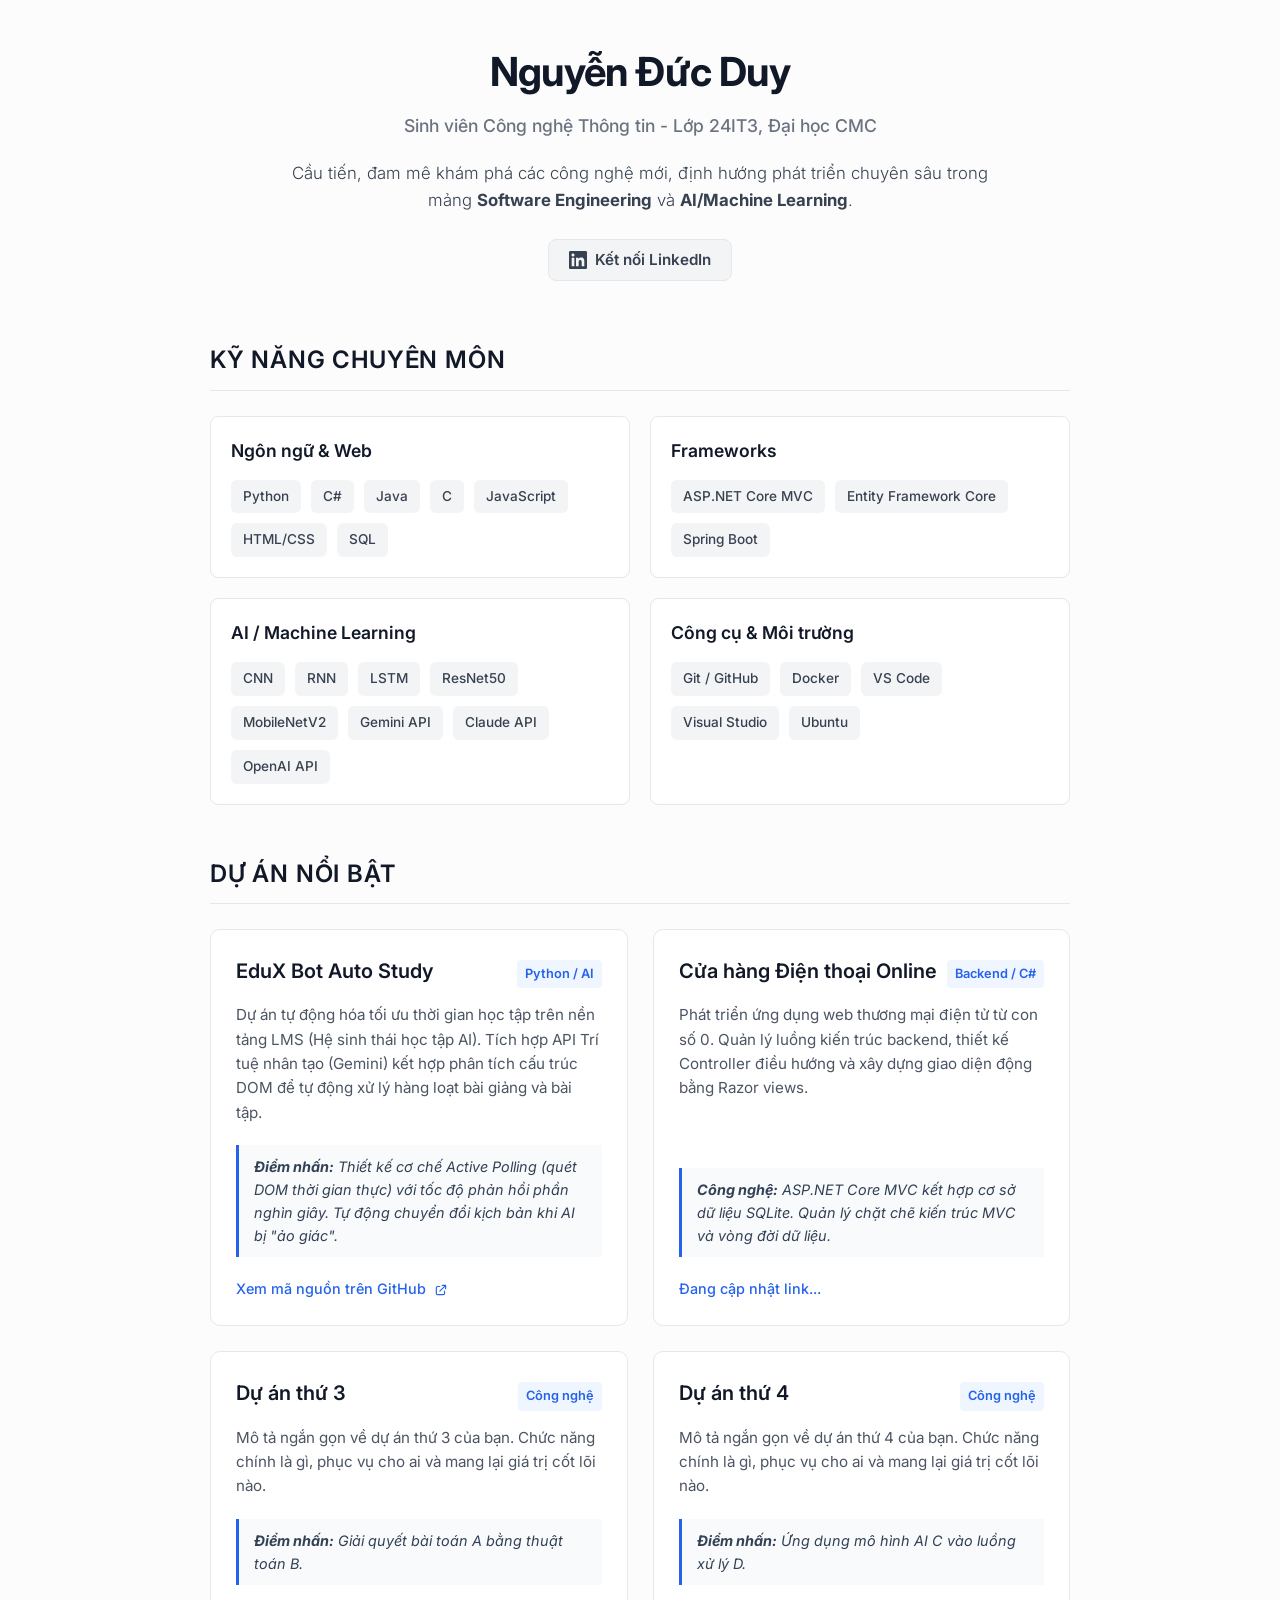
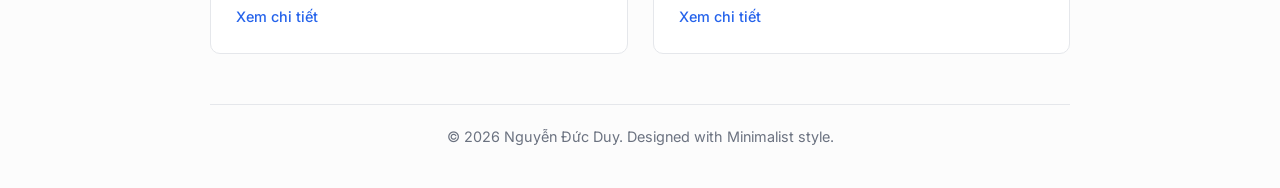
<file: index.html>
<!DOCTYPE html>
<html lang="vi">
<head>
    <meta charset="UTF-8">
    <meta name="viewport" content="width=device-width, initial-scale=1.0">
    <title>Nguyễn Đức Duy - Portfolio</title>
    <!-- Import font Inter hiện đại -->
    <link rel="preconnect" href="https://fonts.googleapis.com">
    <link rel="preconnect" href="https://fonts.gstatic.com" crossorigin>
    <link href="https://fonts.googleapis.com/css2?family=Inter:wght@300;400;500;600;700&display=swap" rel="stylesheet">
    
    <style>
        /* CSS Reset & Biến màu sắc Minimalist */
        :root {
            --bg-color: #fcfcfc;
            --text-main: #111827;
            --text-muted: #6b7280;
            --accent-color: #2563eb;
            --border-color: #e5e7eb;
            --card-bg: #ffffff;
        }

        * {
            margin: 0;
            padding: 0;
            box-sizing: border-box;
            font-family: 'Inter', sans-serif;
        }

        body {
            background-color: var(--bg-color);
            color: var(--text-main);
            line-height: 1.6;
        }

        a {
            text-decoration: none;
            color: var(--accent-color);
            transition: color 0.2s ease;
        }

        a:hover {
            color: #1d4ed8;
            text-decoration: underline;
        }

        .container {
            max-width: 900px;
            margin: 0 auto;
            padding: 40px 20px;
        }

        /* 1. Header / About Me */
        header {
            margin-bottom: 60px;
            text-align: center;
        }

        header h1 {
            font-size: 2.5rem;
            font-weight: 700;
            letter-spacing: -0.05rem;
            margin-bottom: 8px;
        }

        header h2 {
            font-size: 1.1rem;
            font-weight: 500;
            color: var(--text-muted);
            margin-bottom: 20px;
        }

        .objective {
            max-width: 700px;
            margin: 0 auto;
            font-size: 1.05rem;
            font-weight: 300;
            color: #374151;
        }

        .social-links {
            margin-top: 25px;
            display: flex;
            justify-content: center;
        }

        .linkedin-btn {
            display: inline-flex;
            align-items: center;
            background-color: #f3f4f6;
            color: #374151;
            padding: 8px 20px;
            border-radius: 8px;
            font-size: 0.95rem;
            font-weight: 600;
            border: 1px solid var(--border-color);
            transition: all 0.2s ease;
        }

        .linkedin-btn:hover {
            background-color: #0a66c2;
            color: #ffffff;
            text-decoration: none;
            border-color: #0a66c2;
            transform: translateY(-2px);
            box-shadow: 0 4px 12px rgba(10, 102, 194, 0.2);
        }

        .linkedin-btn svg {
            width: 18px;
            height: 18px;
            margin-right: 8px;
            fill: currentColor;
        }

        /* Tiêu đề các mục */
        .section-title {
            font-size: 1.5rem;
            font-weight: 600;
            margin-bottom: 25px;
            padding-bottom: 10px;
            border-bottom: 1px solid var(--border-color);
            text-transform: uppercase;
            letter-spacing: 0.05rem;
        }

        section {
            margin-bottom: 50px;
        }

        /* 2. Kỹ năng chuyên môn (Skills) */
        .skills-grid {
            display: grid;
            grid-template-columns: repeat(auto-fit, minmax(350px, 1fr));
            gap: 20px;
        }

        .skill-category {
            background-color: var(--card-bg);
            border: 1px solid var(--border-color);
            border-radius: 8px;
            padding: 20px;
        }

        .skill-category h3 {
            font-size: 1.1rem;
            font-weight: 600;
            margin-bottom: 15px;
            color: var(--text-main);
        }

        .skill-tags {
            display: flex;
            flex-wrap: wrap;
            gap: 10px;
        }

        .tag {
            background-color: #f3f4f6;
            color: #374151;
            padding: 6px 12px;
            border-radius: 6px;
            font-size: 0.85rem;
            font-weight: 500;
        }

        /* 3. Dự án nổi bật (Projects) */
        .projects-grid {
            display: grid;
            grid-template-columns: repeat(auto-fit, minmax(350px, 1fr));
            gap: 25px;
        }

        .project-card {
            background-color: var(--card-bg);
            border: 1px solid var(--border-color);
            border-radius: 10px;
            padding: 25px;
            transition: transform 0.2s ease, box-shadow 0.2s ease;
            display: flex;
            flex-direction: column;
        }

        .project-card:hover {
            transform: translateY(-5px);
            box-shadow: 0 10px 25px -5px rgba(0, 0, 0, 0.05), 0 8px 10px -6px rgba(0, 0, 0, 0.01);
        }

        .project-header {
            display: flex;
            justify-content: space-between;
            align-items: baseline;
            margin-bottom: 15px;
        }

        .project-title {
            font-size: 1.25rem;
            font-weight: 600;
        }

        .project-tech {
            font-size: 0.8rem;
            color: var(--accent-color);
            font-weight: 600;
            background-color: #eff6ff;
            padding: 4px 8px;
            border-radius: 4px;
        }

        .project-desc {
            font-size: 0.95rem;
            color: #4b5563;
            margin-bottom: 20px;
            flex-grow: 1;
        }

        .project-highlight {
            font-size: 0.9rem;
            background-color: #f8fafc;
            border-left: 3px solid var(--accent-color);
            padding: 10px 15px;
            margin-bottom: 20px;
            color: #334155;
            font-style: italic;
        }

        .project-link {
            font-size: 0.9rem;
            font-weight: 500;
        }

        .project-link svg {
            width: 14px;
            height: 14px;
            vertical-align: middle;
            margin-left: 4px;
        }

        /* Footer */
        footer {
            text-align: center;
            padding-top: 20px;
            border-top: 1px solid var(--border-color);
            color: var(--text-muted);
            font-size: 0.9rem;
        }

        /* Responsive cho Mobile */
        @media (max-width: 600px) {
            .skills-grid, .projects-grid {
                grid-template-columns: 1fr;
            }
            header h1 {
                font-size: 2rem;
            }
        }
    </style>
</head>
<body>

    <div class="container">
        
        <!-- 1. Header / Giới thiệu -->
        <header>
            <h1>Nguyễn Đức Duy</h1>
            <h2>Sinh viên Công nghệ Thông tin - Lớp 24IT3, Đại học CMC</h2>
            <p class="objective">
                Cầu tiến, đam mê khám phá các công nghệ mới, định hướng phát triển chuyên sâu trong mảng 
                <strong>Software Engineering</strong> và <strong>AI/Machine Learning</strong>.
            </p>
            <div class="social-links">
                <a href="https://www.linkedin.com/in/đức-duy-nguyễn-6b2b16357/" target="_blank" class="linkedin-btn">
                    <svg viewBox="0 0 24 24">
                        <path d="M20.447 20.452h-3.554v-5.569c0-1.328-.027-3.037-1.852-3.037-1.853 0-2.136 1.445-2.136 2.939v5.667H9.351V9h3.414v1.561h.046c.477-.9 1.637-1.85 3.37-1.85 3.601 0 4.267 2.37 4.267 5.455v6.286zM5.337 7.433c-1.144 0-2.063-.926-2.063-2.065 0-1.138.92-2.063 2.063-2.063 1.14 0 2.064.925 2.064 2.063 0 1.139-.925 2.065-2.064 2.065zm1.782 13.019H3.555V9h3.564v11.452zM22.225 0H1.771C.792 0 0 .774 0 1.729v20.542C0 23.227.792 24 1.771 24h20.451C23.2 24 24 23.227 24 22.271V1.729C24 .774 23.2 0 22.222 0h.003z"/>
                    </svg>
                    Kết nối LinkedIn
                </a>
            </div>
        </header>

        <!-- 2. Kỹ năng chuyên môn -->
        <section>
            <h2 class="section-title">Kỹ năng chuyên môn</h2>
            <div class="skills-grid">
                
                <div class="skill-category">
                    <h3>Ngôn ngữ & Web</h3>
                    <div class="skill-tags">
                        <span class="tag">Python</span>
                        <span class="tag">C#</span>
                        <span class="tag">Java</span>
                        <span class="tag">C</span>
                        <span class="tag">JavaScript</span>
                        <span class="tag">HTML/CSS</span>
                        <span class="tag">SQL</span>
                    </div>
                </div>

                <div class="skill-category">
                    <h3>Frameworks</h3>
                    <div class="skill-tags">
                        <span class="tag">ASP.NET Core MVC</span>
                        <span class="tag">Entity Framework Core</span>
                        <span class="tag">Spring Boot</span>
                    </div>
                </div>

                <div class="skill-category">
                    <h3>AI / Machine Learning</h3>
                    <div class="skill-tags">
                        <span class="tag">CNN</span>
                        <span class="tag">RNN</span>
                        <span class="tag">LSTM</span>
                        <span class="tag">ResNet50</span>
                        <span class="tag">MobileNetV2</span>
                        <span class="tag">Gemini API</span>
                        <span class="tag">Claude API</span>
                        <span class="tag">OpenAI API</span>
                    </div>
                </div>

                <div class="skill-category">
                    <h3>Công cụ & Môi trường</h3>
                    <div class="skill-tags">
                        <span class="tag">Git / GitHub</span>
                        <span class="tag">Docker</span>
                        <span class="tag">VS Code</span>
                        <span class="tag">Visual Studio</span>
                        <span class="tag">Ubuntu</span>
                    </div>
                </div>

            </div>
        </section>

        <!-- 3. Dự án nổi bật -->
        <section>
            <h2 class="section-title">Dự án nổi bật</h2>
            <div class="projects-grid">

                <!-- Dự án 1 -->
                <div class="project-card">
                    <div class="project-header">
                        <h3 class="project-title">EduX Bot Auto Study</h3>
                        <span class="project-tech">Python / AI</span>
                    </div>
                    <p class="project-desc">
                        Dự án tự động hóa tối ưu thời gian học tập trên nền tảng LMS (Hệ sinh thái học tập AI). Tích hợp API Trí tuệ nhân tạo (Gemini) kết hợp phân tích cấu trúc DOM để tự động xử lý hàng loạt bài giảng và bài tập.
                    </p>
                    <div class="project-highlight">
                        <strong>Điểm nhấn:</strong> Thiết kế cơ chế Active Polling (quét DOM thời gian thực) với tốc độ phản hồi phần nghìn giây. Tự động chuyển đổi kịch bản khi AI bị "ảo giác".
                    </div>
                    <a href="https://github.com/duynguyen1012/bot_hoc_tap" target="_blank" class="project-link">
                        Xem mã nguồn trên GitHub
                        <svg fill="none" stroke="currentColor" viewBox="0 0 24 24"><path stroke-linecap="round" stroke-linejoin="round" stroke-width="2" d="M10 6H6a2 2 0 00-2 2v10a2 2 0 002 2h10a2 2 0 002-2v-4M14 4h6m0 0v6m0-6L10 14"></path></svg>
                    </a>
                </div>

                <!-- Dự án 2 -->
                <div class="project-card">
                    <div class="project-header">
                        <h3 class="project-title">Cửa hàng Điện thoại Online</h3>
                        <span class="project-tech">Backend / C#</span>
                    </div>
                    <p class="project-desc">
                        Phát triển ứng dụng web thương mại điện tử từ con số 0. Quản lý luồng kiến trúc backend, thiết kế Controller điều hướng và xây dựng giao diện động bằng Razor views.
                    </p>
                    <div class="project-highlight">
                        <strong>Công nghệ:</strong> ASP.NET Core MVC kết hợp cơ sở dữ liệu SQLite. Quản lý chặt chẽ kiến trúc MVC và vòng đời dữ liệu.
                    </div>
                    <a href="#" class="project-link">
                        Đang cập nhật link...
                    </a>
                </div>

                <!-- Dự án 3 (Giữ chỗ) -->
                <div class="project-card">
                    <div class="project-header">
                        <h3 class="project-title">Dự án thứ 3</h3>
                        <span class="project-tech">Công nghệ</span>
                    </div>
                    <p class="project-desc">
                        Mô tả ngắn gọn về dự án thứ 3 của bạn. Chức năng chính là gì, phục vụ cho ai và mang lại giá trị cốt lõi nào.
                    </p>
                    <div class="project-highlight">
                        <strong>Điểm nhấn:</strong> Giải quyết bài toán A bằng thuật toán B.
                    </div>
                    <a href="#" class="project-link">
                        Xem chi tiết
                    </a>
                </div>

                <!-- Dự án 4 (Giữ chỗ) -->
                <div class="project-card">
                    <div class="project-header">
                        <h3 class="project-title">Dự án thứ 4</h3>
                        <span class="project-tech">Công nghệ</span>
                    </div>
                    <p class="project-desc">
                        Mô tả ngắn gọn về dự án thứ 4 của bạn. Chức năng chính là gì, phục vụ cho ai và mang lại giá trị cốt lõi nào.
                    </p>
                    <div class="project-highlight">
                        <strong>Điểm nhấn:</strong> Ứng dụng mô hình AI C vào luồng xử lý D.
                    </div>
                    <a href="#" class="project-link">
                        Xem chi tiết
                    </a>
                </div>

            </div>
        </section>

        <footer>
            <p>&copy; 2026 Nguyễn Đức Duy. Designed with Minimalist style.</p>
        </footer>

    </div>
</body>
</html>
</file>
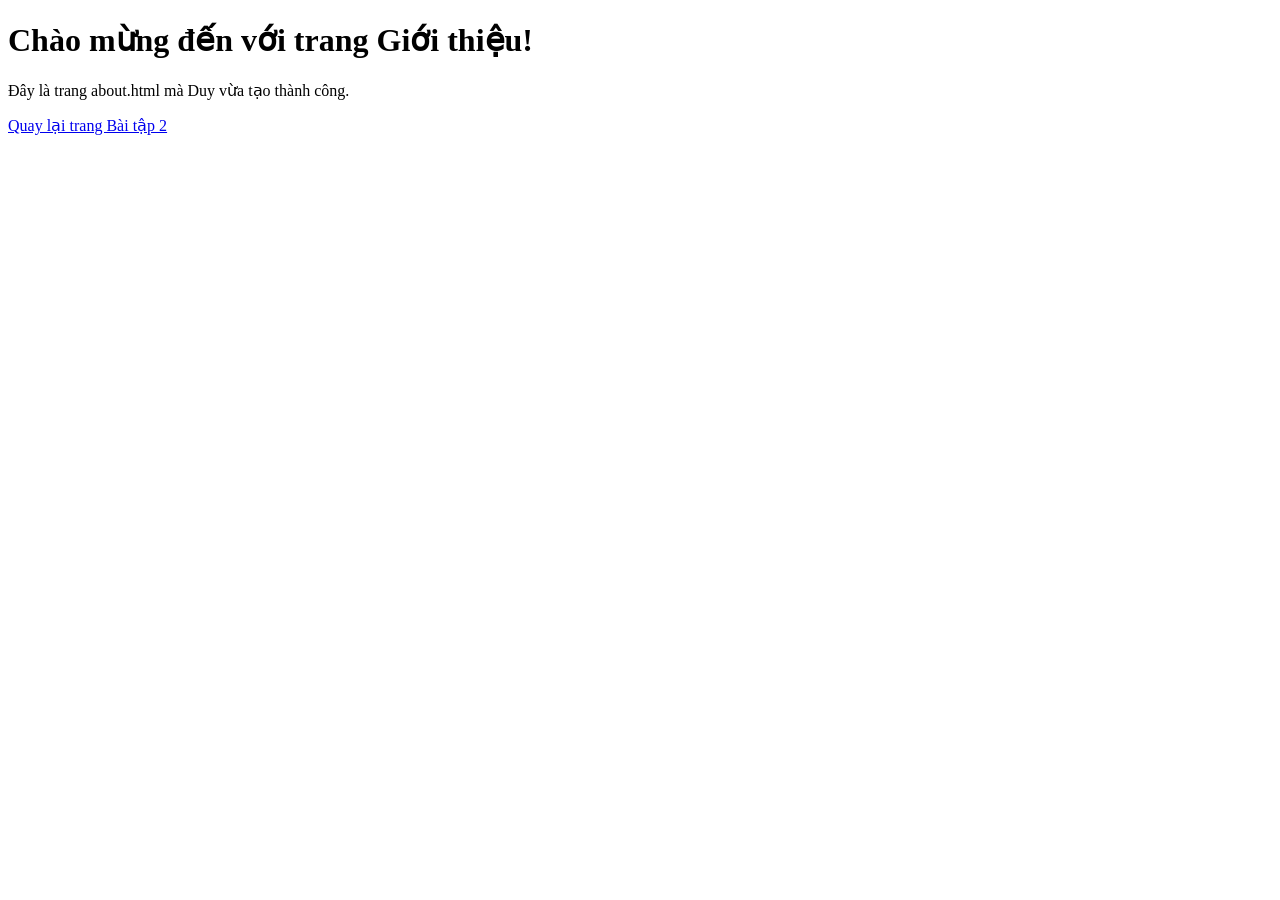
<file: about.html>
﻿<!DOCTYPE html>
<html lang="vi">
<head>
    <meta charset="UTF-8">
    <title>Trang Giới Thiệu</title>
</head>
<body>
    <h1>Chào mừng đến với trang Giới thiệu!</h1>
    <p>Đây là trang about.html mà Duy vừa tạo thành công.</p>
    
    <a href="bai1 lesson 2 lien ket co ban.html">Quay lại trang Bài tập 2</a>
</body>
</html>
</file>
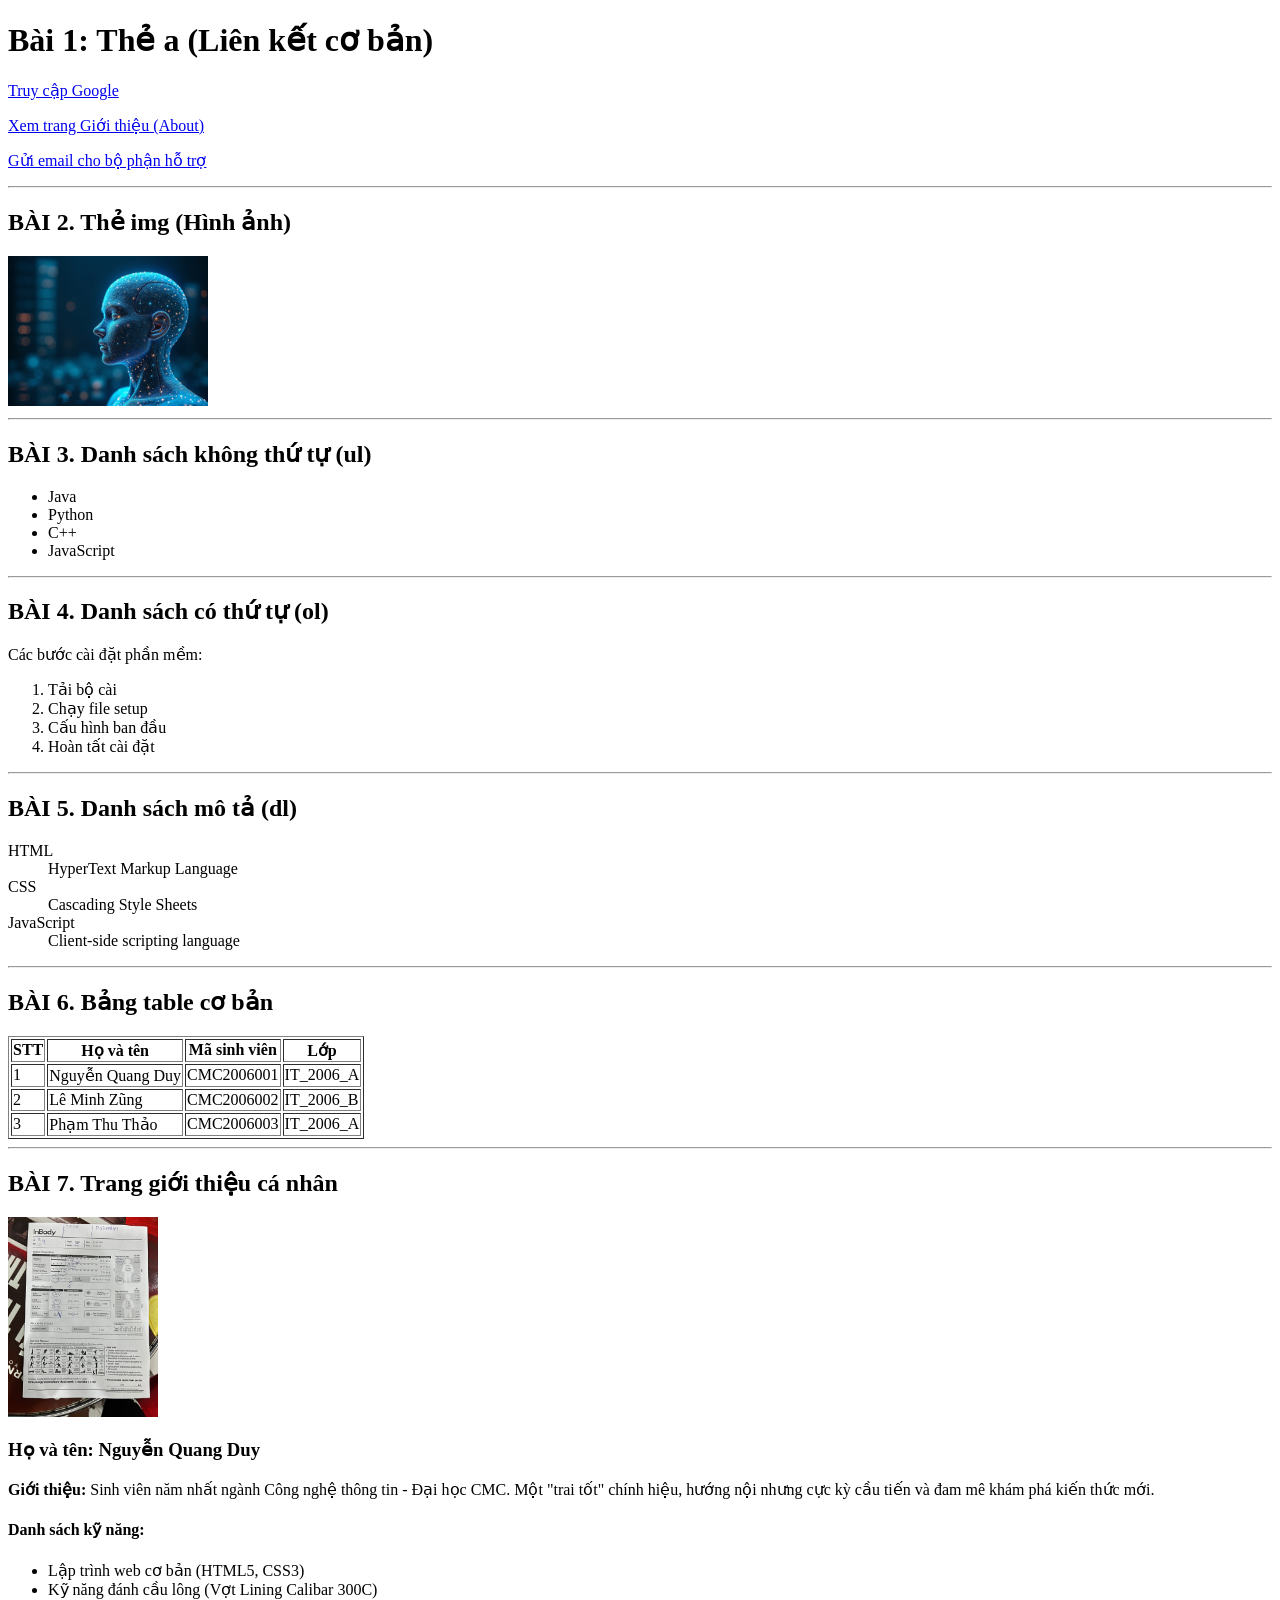
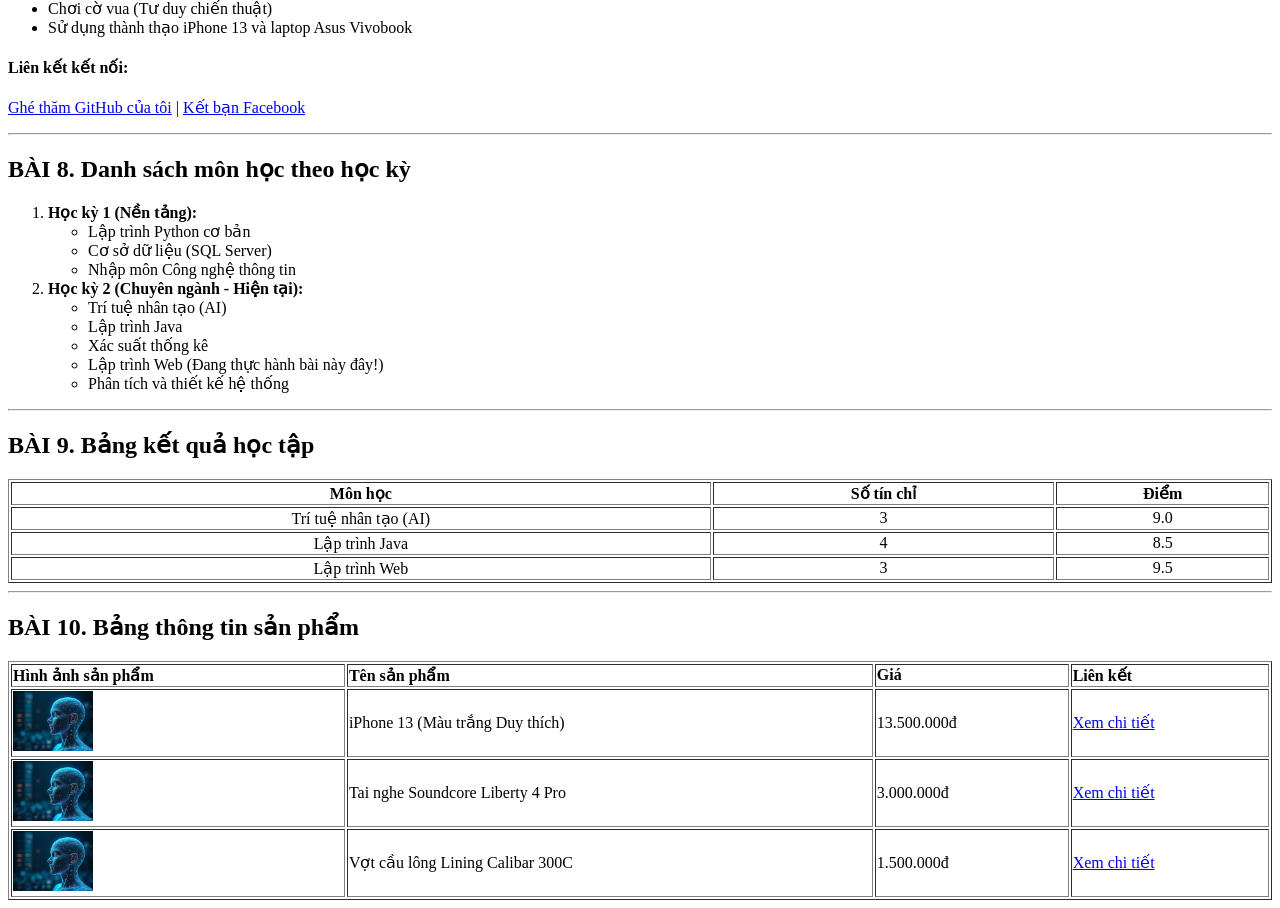
<file: bai1 lesson 2 lien ket co ban.html>
﻿<!DOCTYPE html>
<html lang="vi">
<head>
    <meta charset="UTF-8">
    <title>Bài Tập 1 - Thẻ Liên Kết</title>
</head>
<body>

    <h1>Bài 1: Thẻ a (Liên kết cơ bản)</h1>

    <p>
        <a href="https://www.google.com" target="_blank">Truy cập Google</a> 
    </p>

    <p>
        <a href="about.html">Xem trang Giới thiệu (About)</a> 
    </p>

    <p>
        <a href="mailto:support@company.com">Gửi email cho bộ phận hỗ trợ</a> 
    </p>

</body>
</html>
<hr> <h2>BÀI 2. Thẻ img (Hình ảnh)</h2>

    <img src="img/o5ewkorocffqgwayjsuf.png" width="200" alt="Logo chính thức của công ty">

<hr>
<h2>BÀI 3. Danh sách không thứ tự (ul)</h2>
<ul>
    <li>Java</li> 
    <li>Python</li> 
    <li>C++</li> 
    <li>JavaScript</li> 
</ul>
<hr>
    <h2>BÀI 4. Danh sách có thứ tự (ol)</h2>
    <p>Các bước cài đặt phần mềm:</p>
    <ol>
        <li>Tải bộ cài</li>
        <li>Chạy file setup</li>
        <li>Cấu hình ban đầu</li>
        <li>Hoàn tất cài đặt</li>
    </ol>
<hr>
    <h2>BÀI 5. Danh sách mô tả (dl)</h2>
    <dl>
        <dt>HTML</dt>
        <dd>HyperText Markup Language</dd> 

        <dt>CSS</dt>
        <dd>Cascading Style Sheets</dd> 

        <dt>JavaScript</dt>
        <dd>Client-side scripting language</dd> 
    </dl>
<hr>
<h2>BÀI 6. Bảng table cơ bản</h2>

<table border="1"> 
    <tr>
        <th>STT</th> <th>Họ và tên</th> <th>Mã sinh viên</th> <th>Lớp</th> </tr>

    <tr>
        <td>1</td>
        <td>Nguyễn Quang Duy</td>
        <td>CMC2006001</td>
        <td>IT_2006_A</td>
    </tr>

    <tr>
        <td>2</td>
        <td>Lê Minh Zũng</td>
        <td>CMC2006002</td>
        <td>IT_2006_B</td>
    </tr>

    <tr>
        <td>3</td>
        <td>Phạm Thu Thảo</td>
        <td>CMC2006003</td>
        <td>IT_2006_A</td>
    </tr>
</table>
<hr>
    <h2>BÀI 7. Trang giới thiệu cá nhân</h2>

    <img src="img/z7119414977284_19fd8524f36b1d1c7b3e4b8c35ffe219.jpg" width="150" alt="Ảnh đại diện của Duy">

    <h3>Họ và tên: Nguyễn Quang Duy</h3>
    <p><strong>Giới thiệu:</strong> Sinh viên năm nhất ngành Công nghệ thông tin - Đại học CMC. Một "trai tốt" chính hiệu, hướng nội nhưng cực kỳ cầu tiến và đam mê khám phá kiến thức mới.</p>

    <h4>Danh sách kỹ năng:</h4>
    <ul>
        <li>Lập trình web cơ bản (HTML5, CSS3)</li>
        <li>Kỹ năng đánh cầu lông (Vợt Lining Calibar 300C)</li>
        <li>Chơi cờ vua (Tư duy chiến thuật)</li>
        <li>Sử dụng thành thạo iPhone 13 và laptop Asus Vivobook</li>
    </ul>

    <h4>Liên kết kết nối:</h4>
    <p>
        <a href="https://github.com/duy-cmc" target="_blank">Ghé thăm GitHub của tôi</a> | 
        <a href="https://facebook.com/duy.nguyen" target="_blank">Kết bạn Facebook</a>
    </p>
<hr>
    <h2>BÀI 8. Danh sách môn học theo học kỳ</h2>

    <ol>
        <li>
            <strong>Học kỳ 1 (Nền tảng):</strong>
            <ul>
                <li>Lập trình Python cơ bản</li>
                <li>Cơ sở dữ liệu (SQL Server)</li>
                <li>Nhập môn Công nghệ thông tin</li>
            </ul>
        </li>

        <li>
            <strong>Học kỳ 2 (Chuyên ngành - Hiện tại):</strong>
            <ul>
                <li>Trí tuệ nhân tạo (AI)</li>
                <li>Lập trình Java</li>
                <li>Xác suất thống kê</li>
                <li>Lập trình Web (Đang thực hành bài này đây!)</li>
                <li>Phân tích và thiết kế hệ thống</li>
            </ul>
        </li>
    </ol>
<hr>
    <h2>BÀI 9. Bảng kết quả học tập</h2>
    <table border="1" style="width: 100%; text-align: center;">
        <tr>
            <th>Môn học</th> <th>Số tín chỉ</th> <th>Điểm</th> </tr>
        <tr>
            <td>Trí tuệ nhân tạo (AI)</td>
            <td>3</td>
            <td>9.0</td>
        </tr>
        <tr>
            <td>Lập trình Java</td>
            <td>4</td>
            <td>8.5</td>
        </tr>
        <tr>
            <td>Lập trình Web</td>
            <td>3</td>
            <td>9.5</td> </tr>
    </table>
<hr>
    <h2>BÀI 10. Bảng thông tin sản phẩm</h2>
    <table border="1" style="width: 100%; text-align: left;">
        <tr>
            <th>Hình ảnh sản phẩm</th> <th>Tên sản phẩm</th> <th>Giá</th> <th>Liên kết</th> </tr>
        <tr>
            <td><img src="img/o5ewkorocffqgwayjsuf.png" width="80" alt="iPhone 13"></td>
            <td>iPhone 13 (Màu trắng Duy thích)</td>
            <td>13.500.000đ</td>
            <td><a href="#">Xem chi tiết</a></td>
        </tr>
        <tr>
            <td><img src="img/o5ewkorocffqgwayjsuf.png" width="80" alt="Liberty 4 Pro"></td>
            <td>Tai nghe Soundcore Liberty 4 Pro</td>
            <td>3.000.000đ</td>
            <td><a href="#">Xem chi tiết</a></td>
        </tr>
        <tr>
            <td><img src="img/o5ewkorocffqgwayjsuf.png" width="80" alt="Lining Calibar 300C"></td>
            <td>Vợt cầu lông Lining Calibar 300C</td>
            <td>1.500.000đ</td>
            <td><a href="#">Xem chi tiết</a></td>
        </tr>
    </table>
</file>
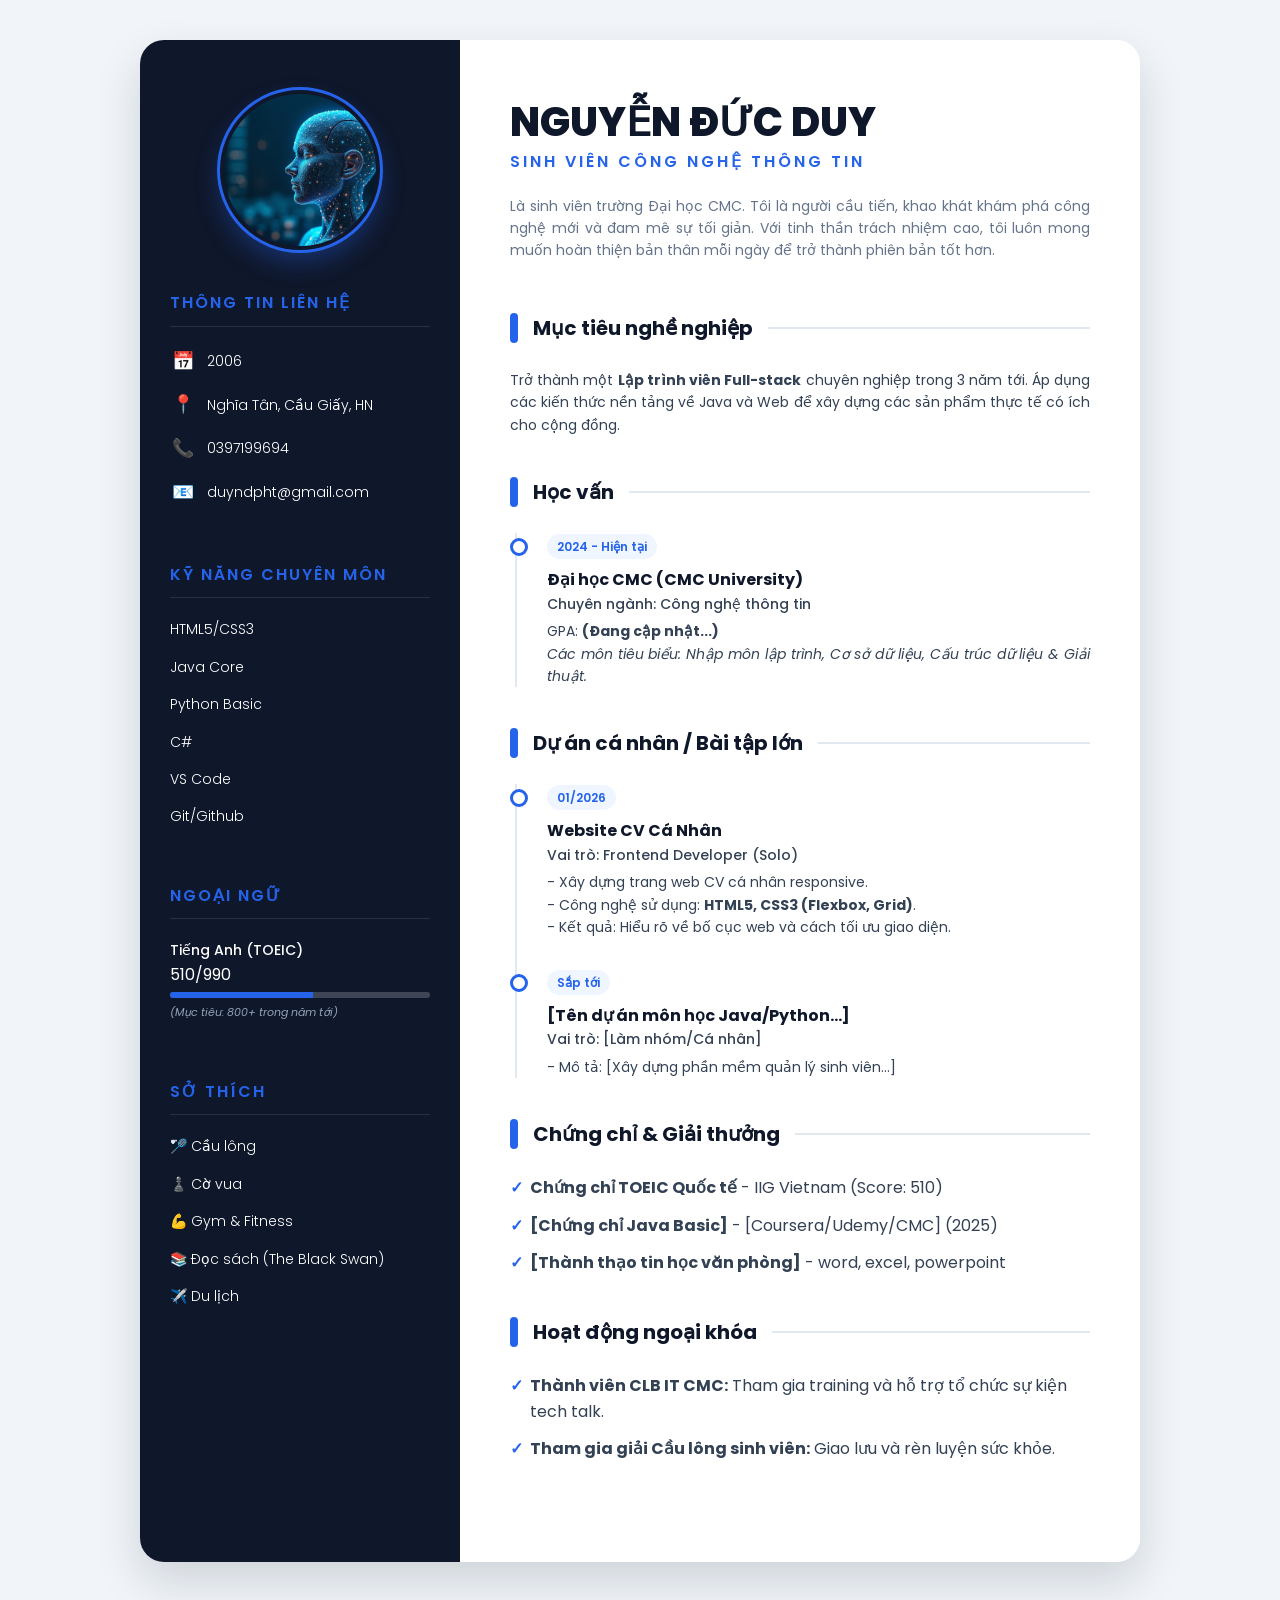
<file: cv.html>
﻿<!DOCTYPE html>
<html lang="vi">
<head>
    <meta charset="UTF-8">
    <meta name="viewport" content="width=device-width, initial-scale=1.0">
    <title>CV Nguyễn Đức Duy - IT Student</title>
    <link rel="stylesheet" href="./custom/cv-duy.css">
    <link href="https://fonts.googleapis.com/css2?family=Poppins:wght@300;400;500;600;700&display=swap" rel="stylesheet">
</head>
<body>

    <div class="cv-container">
        <aside class="sidebar">
            <div class="avatar-box"></div>
            
            <div class="sidebar-section contact-info">
                <h3 class="section-title">Thông tin liên hệ</h3>
                <ul>
                    <li><span class="icon">📅</span> 2006</li>
                    <li><span class="icon">📍</span> Nghĩa Tân, Cầu Giấy, HN</li>
                    <li><span class="icon">📞</span> 0397199694</li>
                    <li><span class="icon">📧</span> duyndpht@gmail.com</li>
                    </ul>
            </div>

            <div class="sidebar-section skills">
                <h3 class="section-title">Kỹ năng chuyên môn</h3>
                <ul>
                    <li>HTML5/CSS3</li>
                    <li>Java Core</li>
                    <li>Python Basic</li>
                    <li>C#</li>
                    <li>VS Code</li>
                    <li>Git/Github</li>
                </ul>
            </div>

            <div class="sidebar-section languages">
                <h3 class="section-title">Ngoại ngữ</h3>
                <div class="lang-item">
                    <span class="lang-name">Tiếng Anh (TOEIC)</span>
                    <span class="lang-score">510/990</span>
                    <div class="progress-bar"><div class="progress" style="width: 55%"></div></div>
                    <small>(Mục tiêu: 800+ trong năm tới)</small>
                </div>
            </div>

            <div class="sidebar-section hobbies">
                <h3 class="section-title">Sở thích</h3>
                <ul>
                    <li>🏸 Cầu lông</li>
                    <li>♟️ Cờ vua</li>
                    <li>💪 Gym & Fitness</li>
                    <li>📚 Đọc sách (The Black Swan)</li>
                    <li>✈️ Du lịch</li>
                </ul>
            </div>
        </aside>

        <main class="main-content">
            <header class="header">
                <h1 class="name">NGUYỄN ĐỨC DUY</h1>
                <h2 class="job-title">SINH VIÊN CÔNG NGHỆ THÔNG TIN</h2>
                <p class="summary">
                    Là sinh viên trường Đại học CMC. Tôi là người cầu tiến, khao khát khám phá công nghệ mới và đam mê sự tối giản. 
                    Với tinh thần trách nhiệm cao, tôi luôn mong muốn hoàn thiện bản thân mỗi ngày để trở thành phiên bản tốt hơn.
                </p>
            </header>

            <section class="content-section">
                <h3 class="main-title">Mục tiêu nghề nghiệp</h3>
                <p>
                    Trở thành một <strong>Lập trình viên Full-stack</strong> chuyên nghiệp trong 3 năm tới. 
                    Áp dụng các kiến thức nền tảng về Java và Web để xây dựng các sản phẩm thực tế có ích cho cộng đồng.
                </p>
            </section>

            <section class="content-section">
                <h3 class="main-title">Học vấn</h3>
                <div class="timeline">
                    <div class="timeline-item">
                        <span class="time">2024 - Hiện tại</span>
                        <div class="timeline-content">
                            <h4>Đại học CMC (CMC University)</h4>
                            <p class="sub-title">Chuyên ngành: Công nghệ thông tin</p>
                            <p>GPA: <strong>(Đang cập nhật...)</strong></p>
                            <p><i>Các môn tiêu biểu: Nhập môn lập trình, Cơ sở dữ liệu, Cấu trúc dữ liệu & Giải thuật.</i></p>
                        </div>
                    </div>
                </div>
            </section>

            <section class="content-section">
                <h3 class="main-title">Dự án cá nhân / Bài tập lớn</h3>
                <div class="timeline">
                    <div class="timeline-item">
                        <span class="time">01/2026</span>
                        <div class="timeline-content">
                            <h4>Website CV Cá Nhân</h4>
                            <p class="sub-title">Vai trò: Frontend Developer (Solo)</p>
                            <p>- Xây dựng trang web CV cá nhân responsive.</p>
                            <p>- Công nghệ sử dụng: <strong>HTML5, CSS3 (Flexbox, Grid)</strong>.</p>
                            <p>- Kết quả: Hiểu rõ về bố cục web và cách tối ưu giao diện.</p>
                        </div>
                    </div>
                    
                    <div class="timeline-item">
                        <span class="time">Sắp tới</span>
                        <div class="timeline-content">
                            <h4>[Tên dự án môn học Java/Python...]</h4>
                            <p class="sub-title">Vai trò: [Làm nhóm/Cá nhân]</p>
                            <p>- Mô tả: [Xây dựng phần mềm quản lý sinh viên...]</p>
                        </div>
                    </div>
                </div>
            </section>

            <section class="content-section">
                <h3 class="main-title">Chứng chỉ & Giải thưởng</h3>
                <ul class="certificate-list">
                    <li>
                        <strong>Chứng chỉ TOEIC Quốc tế</strong> - IIG Vietnam (Score: 510)
                    </li>
                    <li>
                        <strong>[Chứng chỉ Java Basic]</strong> - [Coursera/Udemy/CMC] (2025)
                    </li>
                    <li>
                        <strong>[Thành thạo tin học văn phòng]</strong> - word, excel, powerpoint
                    </li>
                </ul>
            </section>

            <section class="content-section">
                <h3 class="main-title">Hoạt động ngoại khóa</h3>
                <ul class="activity-list">
                    <li>
                        <strong>Thành viên CLB IT CMC:</strong> Tham gia training và hỗ trợ tổ chức sự kiện tech talk.
                    </li>
                    <li>
                        <strong>Tham gia giải Cầu lông sinh viên:</strong> Giao lưu và rèn luyện sức khỏe.
                    </li>
                </ul>
            </section>

        </main>
    </div>

</body>
</html>
</file>
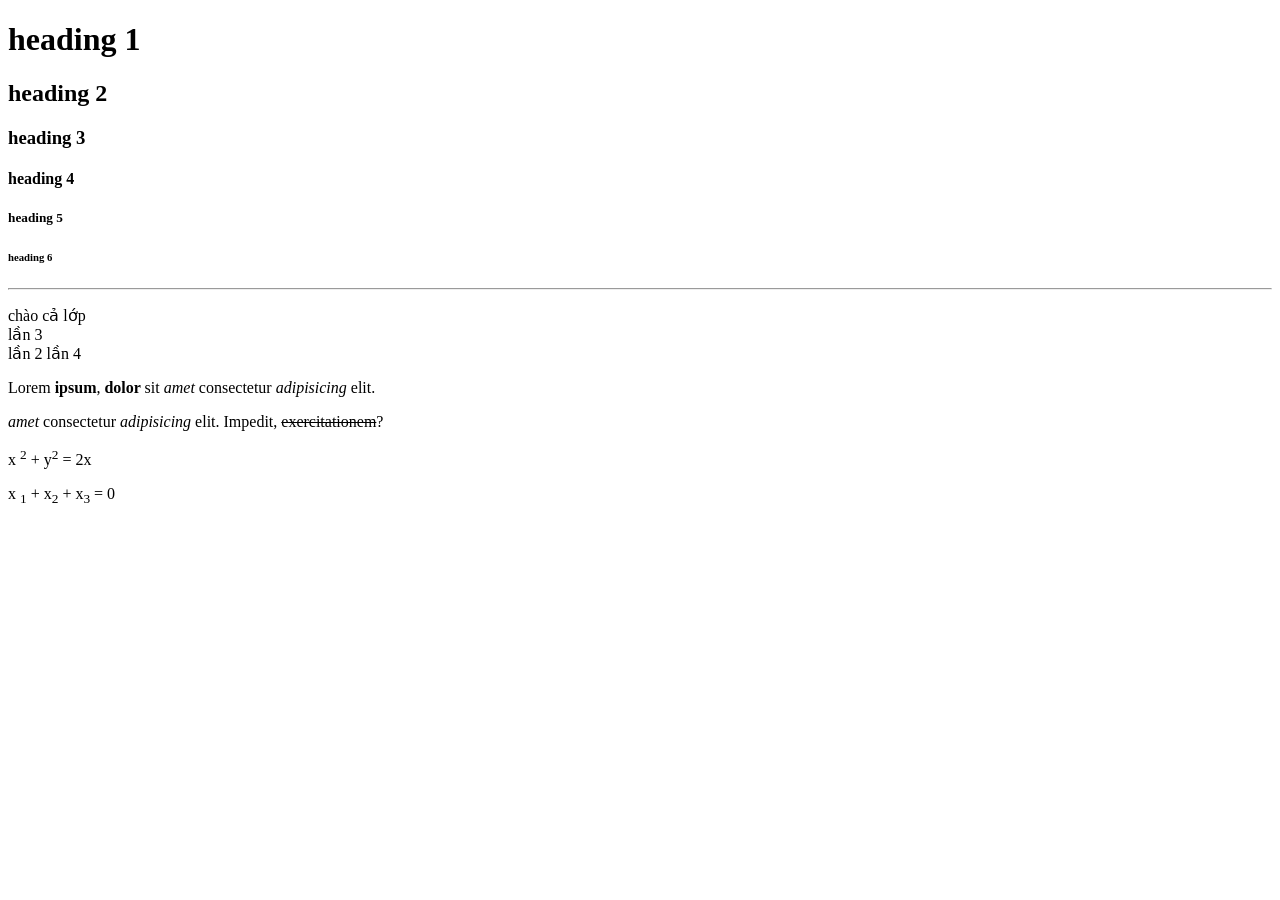
<file: lesson1.html>
﻿<!DOCTYPE html>
<html lang="en">
<head>
    <meta charset="UTF-8" />
    <meta name="viewport" content="width=device-width, initial-scale=1.0" />
    <title>lesson 1</title>
</head>
<body>
    <h1>heading 1</h1>
    <h2>heading 2</h2>
    <h3>heading 3</h3>
    <h4>heading 4</h4>
    <h5>heading 5</h5>
    <h6>heading 6</h6>

    <hr/>

    <p>
        chào cả lớp <br/>
        lần 3 <br/>
        lần 2
        lần 4
    </p>

    <p>
        Lorem <b> ipsum</b>, <strong> dolor </strong> sit<i> amet </i> consectetur<em> adipisicing</em> elit. 
    </p>

    <p>
        <i>amet</i> consectetur 
        <em>adipisicing</em> elit. 
        Impedit, <del>exercitationem</del>?
    </p>

    <p>x <sup>2</sup> + y<sup>2</sup> = 2x</p>

    <p>x <sub>1</sub> + x<sub>2</sub> + x<sub>3</sub> = 0</p>

</body>
</html>
</file>
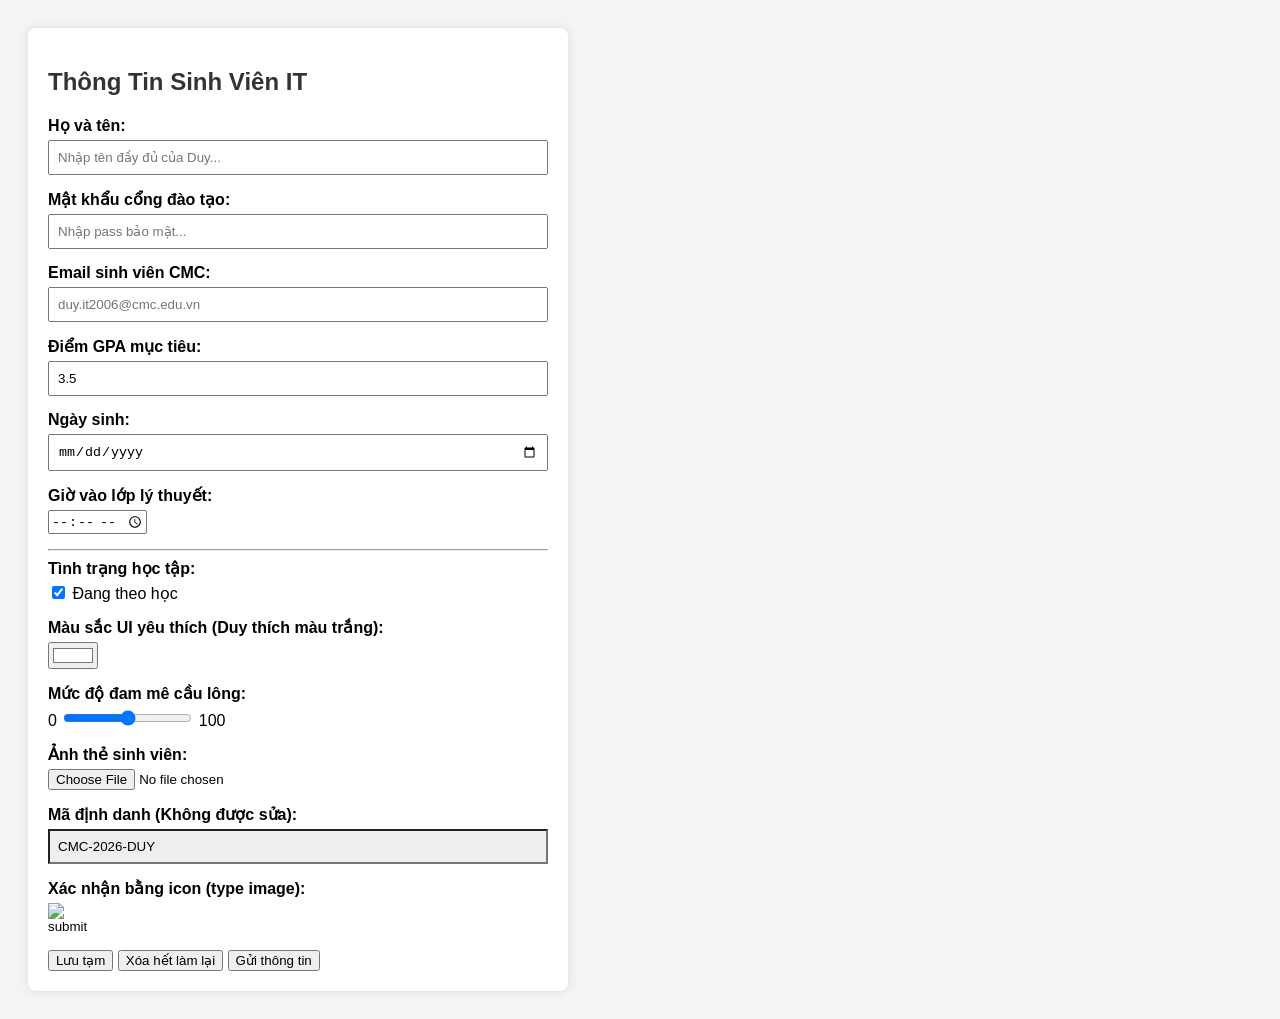
<file: lesson3.html>
﻿<!DOCTYPE html>
<html lang="en">
<head>
    <meta charset="UTF-8">
    <meta name="viewport" content="width=device-width, initial-scale=1.0">
    <title>Quản lý Sinh viên - Duy 2006</title>
    <style>
        body { font-family: sans-serif; background-color: #f4f4f4; padding: 20px; }
        form { background: white; padding: 20px; border-radius: 8px; max-width: 500px; box-shadow: 0 0 10px rgba(0,0,0,0.1); }
        h2 { color: #333; }
        .form-group { margin-bottom: 15px; }
        label { display: block; margin-bottom: 5px; font-weight: bold; }
        input[type="text"], input[type="password"], input[type="email"], input[type="number"], input[type="date"] {
            width: 100%; padding: 8px; box-sizing: border-box;
        }
    </style>
</head>
<body>

    <form action="#">
        <h2>Thông Tin Sinh Viên IT</h2>
        
        <div class="form-group">
            <label for="txt-hoten">Họ và tên:</label>
            <input type="text" id="txt-hoten" placeholder="Nhập tên đầy đủ của Duy..." />
        </div>

        <div class="form-group">
            <label>Mật khẩu cổng đào tạo:</label>
            <input type="password" placeholder="Nhập pass bảo mật..." />
        </div>

        <div class="form-group">
            <label for="txt-email">Email sinh viên CMC:</label>
            <input type="email" id="txt-email" placeholder="duy.it2006@cmc.edu.vn" />
        </div>

        <div class="form-group">
            <label for="txt-gpa">Điểm GPA mục tiêu:</label>
            <input type="number" id="txt-gpa" min="0" max="4" step="0.1" value="3.5" />
        </div>

        <div class="form-group">
            <label for="dtpk-ngaysinh">Ngày sinh:</label>
            <input type="date" id="dtpk-ngaysinh" />
        </div>
        <div class="form-group">
            <label>Giờ vào lớp lý thuyết:</label>
            <input type="time" />
        </div>

        <hr />

        <div class="form-group">
            <label>Tình trạng học tập:</label>
            <input type="checkbox" id="cb_trangthai" checked /> Đang theo học
        </div>

        <div class="form-group">
            <label for="cl-yeuthich">Màu sắc UI yêu thích (Duy thích màu trắng):</label>
            <input type="color" id="cl-yeuthich" value="#ffffff" />
        </div>

        <div class="form-group">
            <label>Mức độ đam mê cầu lông:</label>
            0 <input type="range" min="0" max="100" /> 100
        </div>

        <div class="form-group">
            <label>Ảnh thẻ sinh viên:</label>
            <input type="file" />
        </div>

        <div class="form-group">
            <label>Mã định danh (Không được sửa):</label>
            <input type="text" value="CMC-2026-DUY" readonly style="background: #eee;" />
        </div>

        <input type="hidden" name="user_id" value="12345" />

        <div class="form-group">
            <label>Xác nhận bằng icon (type image):</label>
            <input type="image" src="https://cdn-icons-png.flaticon.com/512/190/190411.png" width="40px" alt="submit" />
        </div>

        <input type="button" value="Lưu tạm" onclick="alert('Đã lưu nhé Duy!')" />
        <input type="reset" value="Xóa hết làm lại" />
        <button type="submit">Gửi thông tin</button>
    </form>

</body>
</html>
</file>
<file: custom/cv-duy.css>
﻿/* --- BIẾN MÀU SẮC (DỄ CHỈNH SỬA) --- */
:root {
    --primary-color: #2563eb;    /* Xanh dương hoàng gia (Royal Blue) */
    --secondary-color: #1e40af;  /* Xanh đậm hơn cho điểm nhấn */
    --sidebar-bg: #0f172a;       /* Màu nền sidebar tối (Slate 900) */
    --text-main: #334155;        /* Màu chữ chính */
    --text-light: #64748b;       /* Màu chữ phụ */
    --bg-body: #f1f5f9;          /* Nền trang xám nhạt */
    --white: #ffffff;
    --card-bg: #f8fafc;
    --border-light: #e2e8f0;
    --shadow-soft: 0 20px 45px rgba(15, 23, 42, 0.15);
}

/* --- RESET & FONT --- */
* {
    margin: 0;
    padding: 0;
    box-sizing: border-box;
    font-family: 'Poppins', sans-serif;
}

body {
    background-color: var(--bg-body);
    display: flex;
    justify-content: center;
    padding: 40px 20px;
    color: var(--text-main);
    line-height: 1.6;
}

/* --- KHUNG CV CHÍNH --- */
.cv-container {
    width: 1000px;
    background-color: var(--white);
    display: flex;
    border-radius: 24px;
    box-shadow: var(--shadow-soft);
    overflow: hidden; /* Để bo góc không bị sidebar chém mất */
}

/* ================= CỘT TRÁI (SIDEBAR) ================= */
.sidebar {
    width: 32%;
    background-color: var(--sidebar-bg);
    color: var(--white);
    padding: 50px 30px;
    display: flex;
    flex-direction: column;
    gap: 40px;
}

/* Ảnh đại diện */
.avatar-box {
    width: 160px;
    height: 160px;
    margin: 0 auto;
    border-radius: 50%;
    border: 4px solid var(--sidebar-bg);
    outline: 3px solid var(--primary-color); /* Viền ngoài màu xanh */
    background-image: url("../img/o5ewkorocffqgwayjsuf.png");
    background-size: cover;
    background-position: center;
    box-shadow: 0 12px 25px rgba(37, 99, 235, 0.35);
}

/* Tiêu đề mục Sidebar */
h3.section-title {
    font-size: 16px;
    text-transform: uppercase;
    letter-spacing: 2px;
    color: var(--primary-color);
    margin-bottom: 20px;
    border-bottom: 1px solid rgba(255,255,255,0.1);
    padding-bottom: 10px;
    font-weight: 600;
}

/* List thông tin chung */
.sidebar ul {
    list-style: none;
}

.sidebar li {
    margin-bottom: 15px;
    font-size: 14px;
    display: flex;
    align-items: center;
    gap: 12px;
    font-weight: 300;
}

.sidebar .icon {
    font-size: 18px;
    width: 25px; /* Cố định chiều rộng để thẳng hàng */
    text-align: center;
}

.contact-list li {
    align-items: flex-start;
}

.contact-list .label {
    display: block;
    font-size: 11px;
    text-transform: uppercase;
    letter-spacing: 1px;
    color: rgba(255, 255, 255, 0.6);
}

.contact-list .value {
    display: block;
    color: var(--white);
    font-size: 14px;
    font-weight: 500;
    text-decoration: none;
}

.contact-list .value:hover {
    color: var(--primary-color);
}

/* Skill Tags (Viên thuốc) */
.skills .tag-list {
    display: flex;
    flex-wrap: wrap;
    gap: 10px;
}

.skills .tag-list li {
    background: rgba(255,255,255,0.1);
    padding: 5px 12px;
    border-radius: 20px;
    font-size: 13px;
    border: 1px solid rgba(255,255,255,0.2);
}

.skill-note {
    margin-top: 14px;
    font-size: 12px;
    color: rgba(255, 255, 255, 0.7);
}

/* Thanh tiến trình ngoại ngữ */
.lang-item {
    margin-bottom: 15px;
}
.lang-name {
    display: block;
    font-weight: 500;
    font-size: 14px;
}
.progress-bar {
    width: 100%;
    height: 6px;
    background-color: rgba(255,255,255,0.2);
    border-radius: 3px;
    margin-top: 5px;
    overflow: hidden;
}
.progress {
    height: 100%;
    background-color: var(--primary-color);
}
.lang-item small {
    color: #94a3b8;
    font-size: 11px;
    font-style: italic;
}

.hobby-list li {
    font-size: 13px;
}

/* ================= CỘT PHẢI (MAIN CONTENT) ================= */
.main-content {
    width: 68%;
    padding: 60px 50px;
    background-color: var(--white);
}

/* Header Tên */
.header {
    margin-bottom: 50px;
}

.header-top {
    display: flex;
    gap: 30px;
    align-items: flex-start;
    justify-content: space-between;
}

.name {
    font-size: 40px;
    font-weight: 800;
    color: var(--sidebar-bg);
    line-height: 1.1;
    margin-bottom: 5px;
}
.job-title {
    font-size: 16px;
    color: var(--primary-color);
    text-transform: uppercase;
    letter-spacing: 3px;
    font-weight: 600;
    margin-bottom: 20px;
}
.summary {
    color: var(--text-light);
    text-align: justify;
    font-size: 14px;
}

.highlight-card {
    min-width: 240px;
    background: var(--card-bg);
    border: 1px solid var(--border-light);
    border-radius: 18px;
    padding: 18px 20px;
    box-shadow: 0 10px 25px rgba(15, 23, 42, 0.08);
}

.badge {
    display: inline-flex;
    align-items: center;
    gap: 6px;
    font-size: 11px;
    text-transform: uppercase;
    letter-spacing: 1px;
    color: var(--primary-color);
    background: rgba(37, 99, 235, 0.12);
    padding: 6px 12px;
    border-radius: 999px;
    font-weight: 600;
    margin-bottom: 10px;
}

.highlight-card p {
    font-size: 13px;
    color: var(--text-main);
    margin-bottom: 15px;
}

.quick-stats {
    display: grid;
    grid-template-columns: repeat(3, minmax(0, 1fr));
    gap: 10px;
    text-align: center;
}

.quick-stats strong {
    display: block;
    font-size: 18px;
    color: var(--sidebar-bg);
}

.quick-stats span {
    font-size: 11px;
    color: var(--text-light);
}

/* Tiêu đề mục chính */
h3.main-title {
    font-size: 20px;
    color: var(--sidebar-bg);
    margin-bottom: 25px;
    display: flex;
    align-items: center;
    gap: 15px;
}

/* Tạo dòng kẻ ngang bên cạnh tiêu đề */
h3.main-title::after {
    content: '';
    flex: 1; /* Tự động kéo dài hết khoảng trống */
    height: 2px;
    background-color: #e2e8f0;
}
h3.main-title::before {
    content: '';
    width: 8px;
    height: 30px;
    background-color: var(--primary-color);
    border-radius: 4px;
}

/* Content chung */
.content-section {
    margin-bottom: 40px;
}
.content-section p {
    color: var(--text-main);
    text-align: justify;
    font-size: 14px;
}

.callout {
    margin-top: 16px;
    padding: 14px 18px;
    background: var(--card-bg);
    border-left: 4px solid var(--primary-color);
    border-radius: 12px;
    font-size: 13px;
    color: var(--text-main);
}

/* --- TIMELINE (Dùng cho Học vấn & Dự án) --- */
.timeline {
    border-left: 2px solid #e2e8f0;
    padding-left: 30px;
    margin-left: 5px;
}

.timeline-item {
    position: relative;
    margin-bottom: 30px;
}

/* Dấu chấm tròn trên dòng kẻ */
.timeline-item::before {
    content: '';
    position: absolute;
    left: -37px;
    top: 5px;
    width: 12px;
    height: 12px;
    background: var(--white);
    border: 3px solid var(--primary-color);
    border-radius: 50%;
    z-index: 1;
}

.timeline-item .time {
    display: inline-block;
    background-color: #eff6ff;
    color: var(--primary-color);
    font-size: 12px;
    font-weight: 600;
    padding: 3px 10px;
    border-radius: 15px;
    margin-bottom: 8px;
}

.timeline-item h4 {
    font-size: 16px;
    font-weight: 700;
    color: var(--sidebar-bg);
}

.timeline-item .sub-title {
    font-weight: 500;
    color: var(--text-main);
    margin-bottom: 5px;
}

/* Danh sách Chứng chỉ & Hoạt động */
.certificate-list, .activity-list {
    list-style: none;
}
.certificate-list li, .activity-list li {
    margin-bottom: 12px;
    position: relative;
    padding-left: 20px;
}
.certificate-list li::before, .activity-list li::before {
    content: '✓';
    color: var(--primary-color);
    font-weight: bold;
    position: absolute;
    left: 0;
}

@media (max-width: 960px) {
    .cv-container {
        flex-direction: column;
        width: 100%;
    }

    .sidebar,
    .main-content {
        width: 100%;
    }

    .header-top {
        flex-direction: column;
    }

    .highlight-card {
        width: 100%;
    }
}

@media (max-width: 640px) {
    body {
        padding: 20px 12px;
    }

    .main-content {
        padding: 40px 25px;
    }

    .name {
        font-size: 32px;
    }
}
</file>
